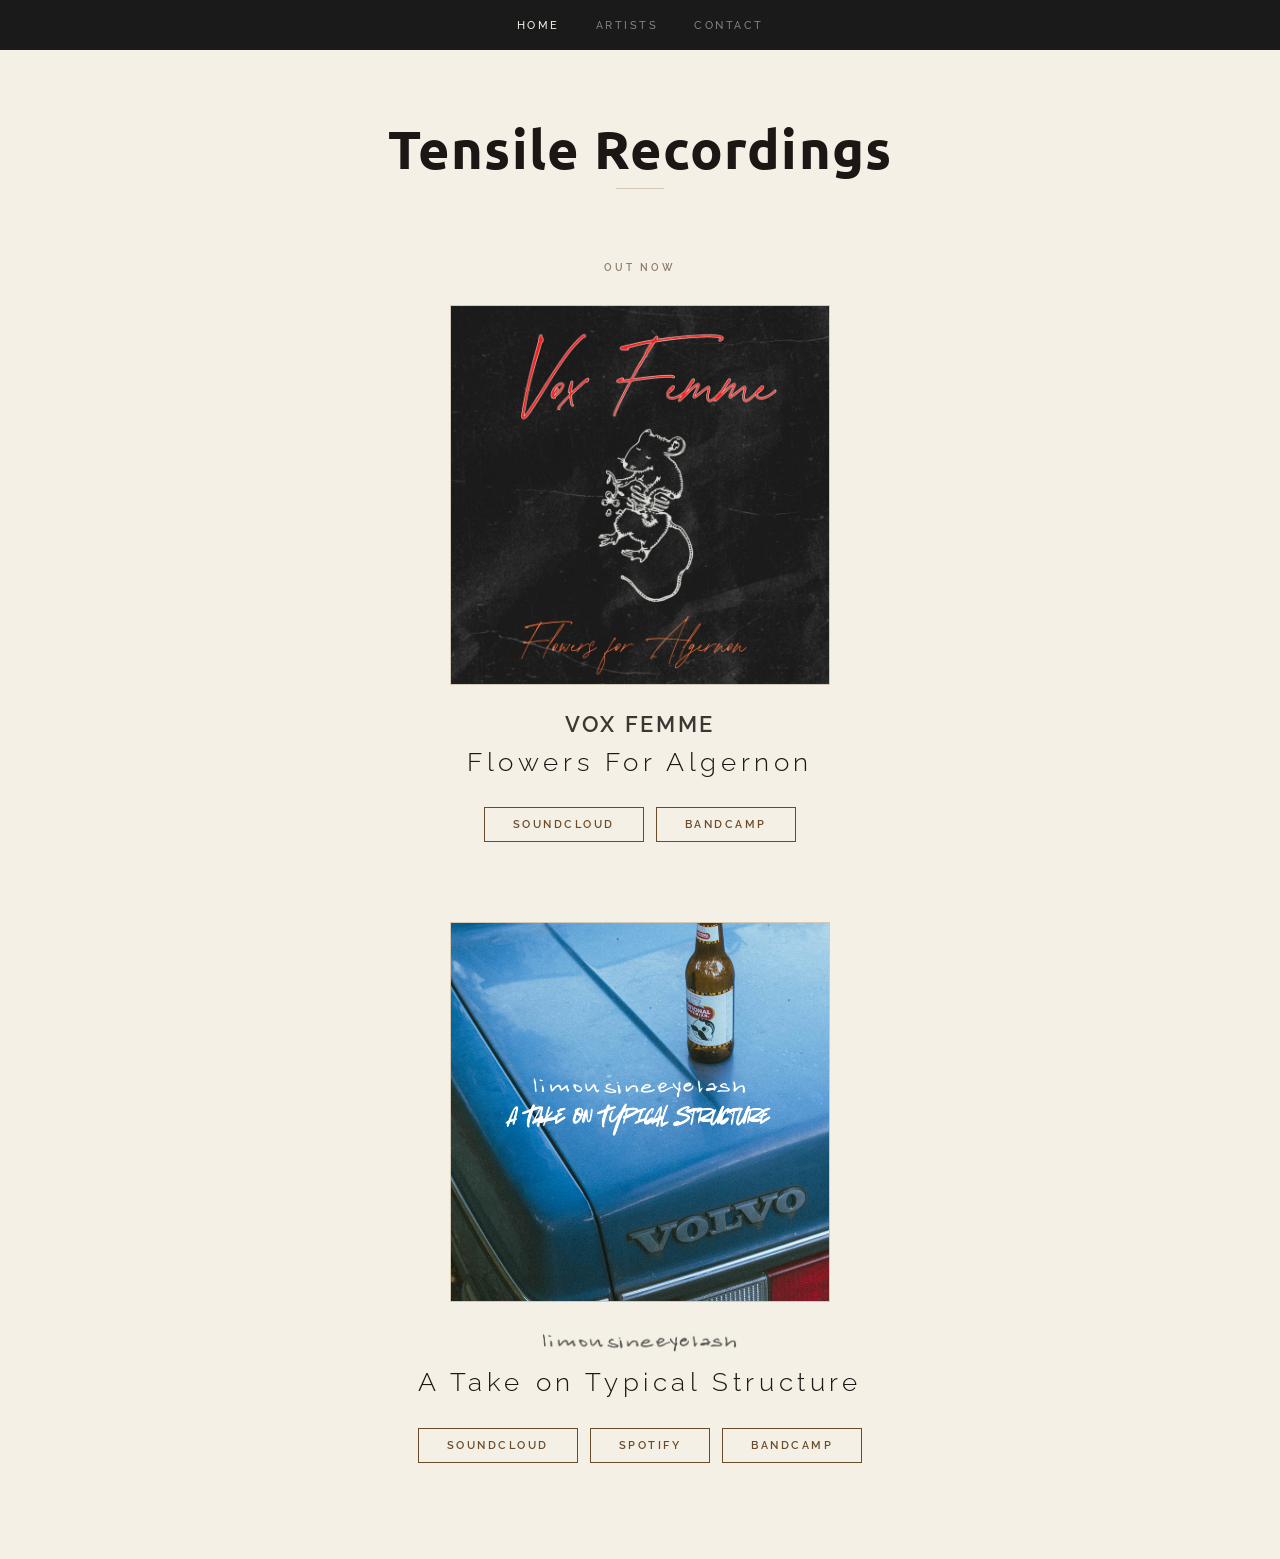
<file: index.html>
<!DOCTYPE html>
<html lang="en">
<head>
    <meta charset="UTF-8">
    <meta name="viewport" content="width=device-width, initial-scale=1.0">
    <link rel="stylesheet" href="style.css">
    <title>Tensile Recordings</title>
</head>
<body>
    <nav>
        <div class="nav-container">
            <a href="index.html" aria-current="page">Home</a>
            <a href="artists.html">Artists</a>
            <a href="contact.html">Contact</a>
        </div>
    </nav>

    <main>
        <h1 class="brand-title">Tensile Recordings</h1>
        <div class="divider"></div>

        <p class="release-label">Out Now</p>

        <div class="release-card">
            <img
                class="album-cover"
                src="dark_algernon.jpg"
                alt="Vox Femme — Flowers For Algernon album cover"
            >
            <div class="album-info">
                <p class="artist-name vox-femme-name">Vox Femme</p>
                <p class="album-title">Flowers For Algernon</p>
                <div class="listen-links">
                    <a
                        class="soundcloud-link"
                        href="https://soundcloud.com/tensilerecordings/flowers-for-algernon"
                        target="_blank"
                        rel="noopener noreferrer"
                    >
                        SoundCloud
                    </a>
                    <a
                        class="soundcloud-link"
                        href="https://voxfemme.bandcamp.com/track/flowers-for-algernon"
                        target="_blank"
                        rel="noopener noreferrer"
                    >
                        Bandcamp
                    </a>
                </div>
            </div>
        </div>

        <div class="release-card">
            <img
                class="album-cover"
                src="album-cover.png"
                alt="Limousineeyelash — A Take on Typical Structure album cover"
            >
            <div class="album-info">
                <img class="artist-logo" src="limousineeyelash_black.png" alt="Limousineeyelash">
                <p class="album-title">A Take on Typical Structure</p>
                <div class="listen-links">
                    <a
                        class="soundcloud-link"
                        href="https://soundcloud.com/tensilerecordings/sets/a-take-on-typical-structure"
                        target="_blank"
                        rel="noopener noreferrer"
                    >
                        SoundCloud
                    </a>
                    <a
                        class="soundcloud-link"
                        href="https://open.spotify.com/artist/120WcSraMe16CcpUjXSfCp"
                        target="_blank"
                        rel="noopener noreferrer"
                    >
                        Spotify
                    </a>
                    <a
                        class="soundcloud-link"
                        href="https://limousineeyelash1.bandcamp.com/"
                        target="_blank"
                        rel="noopener noreferrer"
                    >
                        Bandcamp
                    </a>
                </div>
            </div>
        </div>
    </main>
</body>
</html>
</file>
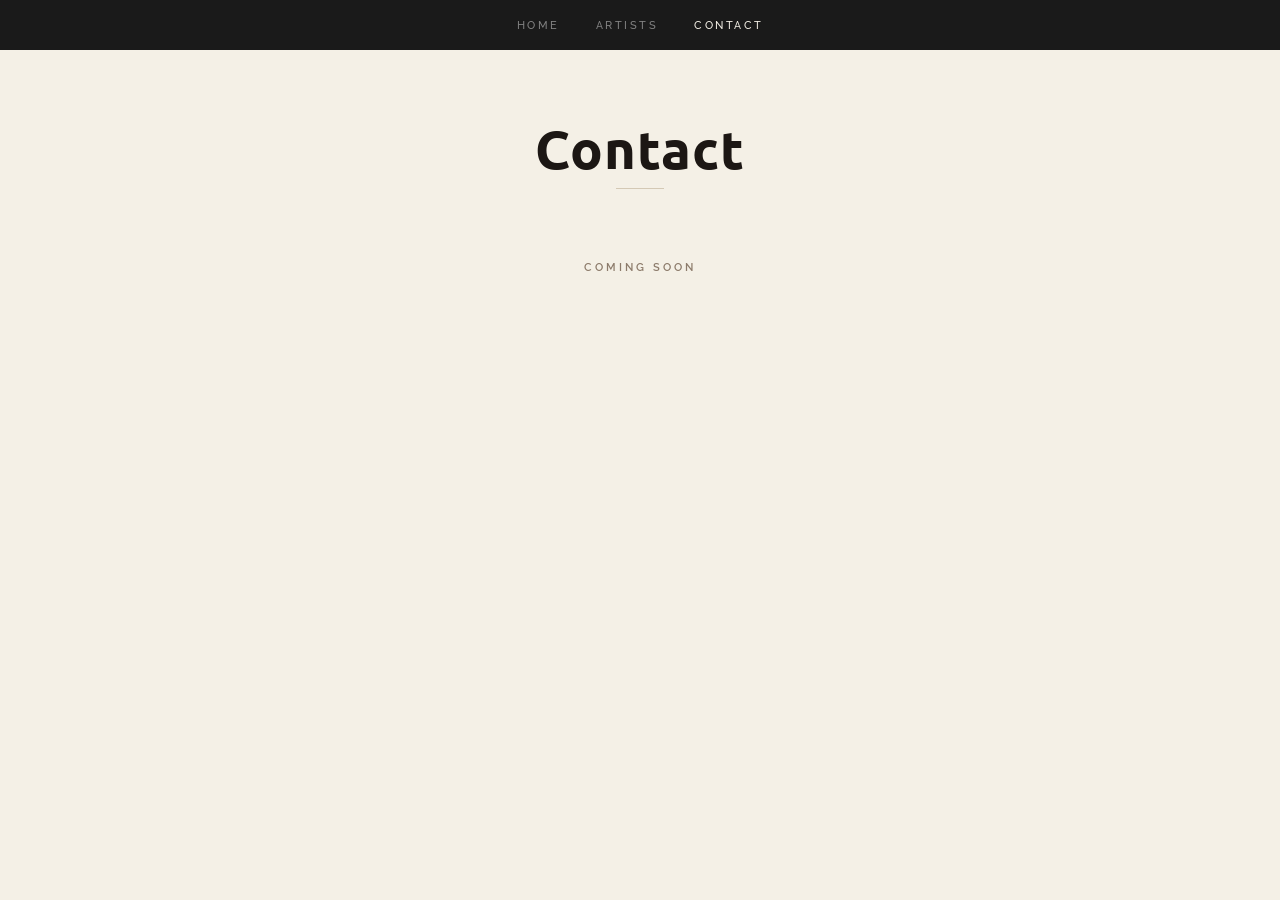
<file: contact.html>
<!DOCTYPE html>
<html lang="en">
<head>
    <meta charset="UTF-8">
    <meta name="viewport" content="width=device-width, initial-scale=1.0">
    <link rel="stylesheet" href="style.css">
    <title>Contact — Tensile Recordings</title>
</head>
<body>
    <nav>
        <div class="nav-container">
            <a href="index.html">Home</a>
            <a href="artists.html">Artists</a>
            <a href="contact.html" aria-current="page">Contact</a>
        </div>
    </nav>

    <main>
        <h1 class="brand-title">Contact</h1>
        <div class="divider"></div>
        <p class="coming-soon">Coming Soon</p>
    </main>
</body>
</html>
</file>
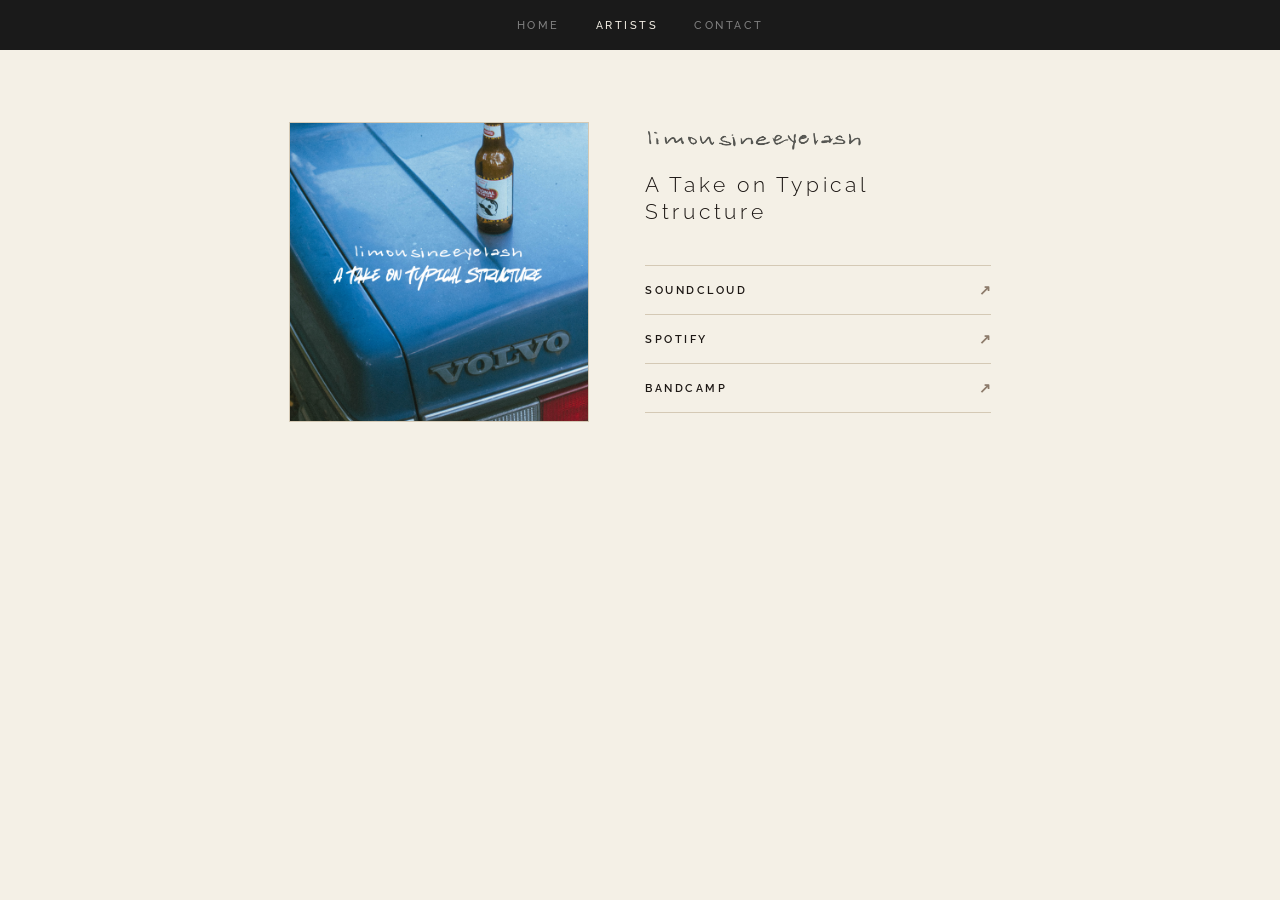
<file: limousineeyelash.html>
<!DOCTYPE html>
<html lang="en">
<head>
    <meta charset="UTF-8">
    <meta name="viewport" content="width=device-width, initial-scale=1.0">
    <link rel="stylesheet" href="style.css">
    <title>Limousineeyelash — Tensile Recordings</title>
</head>
<body>
    <nav>
        <div class="nav-container">
            <a href="index.html">Home</a>
            <a href="artists.html" aria-current="page">Artists</a>
            <a href="contact.html">Contact</a>
        </div>
    </nav>

    <main>
        <div class="artist-profile">
            <img
                class="profile-art"
                src="album-cover.png"
                alt="Limousineeyelash — A Take on Typical Structure album cover"
            >
            <div class="profile-info">
                <img class="profile-logo" src="limousineeyelash_black.png" alt="Limousineeyelash">
                <p class="profile-release-title">A Take on Typical Structure</p>

                <ul class="link-tree">
                    <li>
                        <a href="https://soundcloud.com/tensilerecordings/sets/a-take-on-typical-structure" target="_blank" rel="noopener noreferrer">
                            SoundCloud
                            <span class="link-arrow">↗</span>
                        </a>
                    </li>
                    <li>
                        <a href="https://open.spotify.com/artist/120WcSraMe16CcpUjXSfCp" target="_blank" rel="noopener noreferrer">
                            Spotify
                            <span class="link-arrow">↗</span>
                        </a>
                    </li>
                    <li>
                        <a href="https://limousineeyelash1.bandcamp.com/" target="_blank" rel="noopener noreferrer">
                            Bandcamp
                            <span class="link-arrow">↗</span>
                        </a>
                    </li>
                </ul>
            </div>
        </div>
    </main>
</body>
</html>
</file>
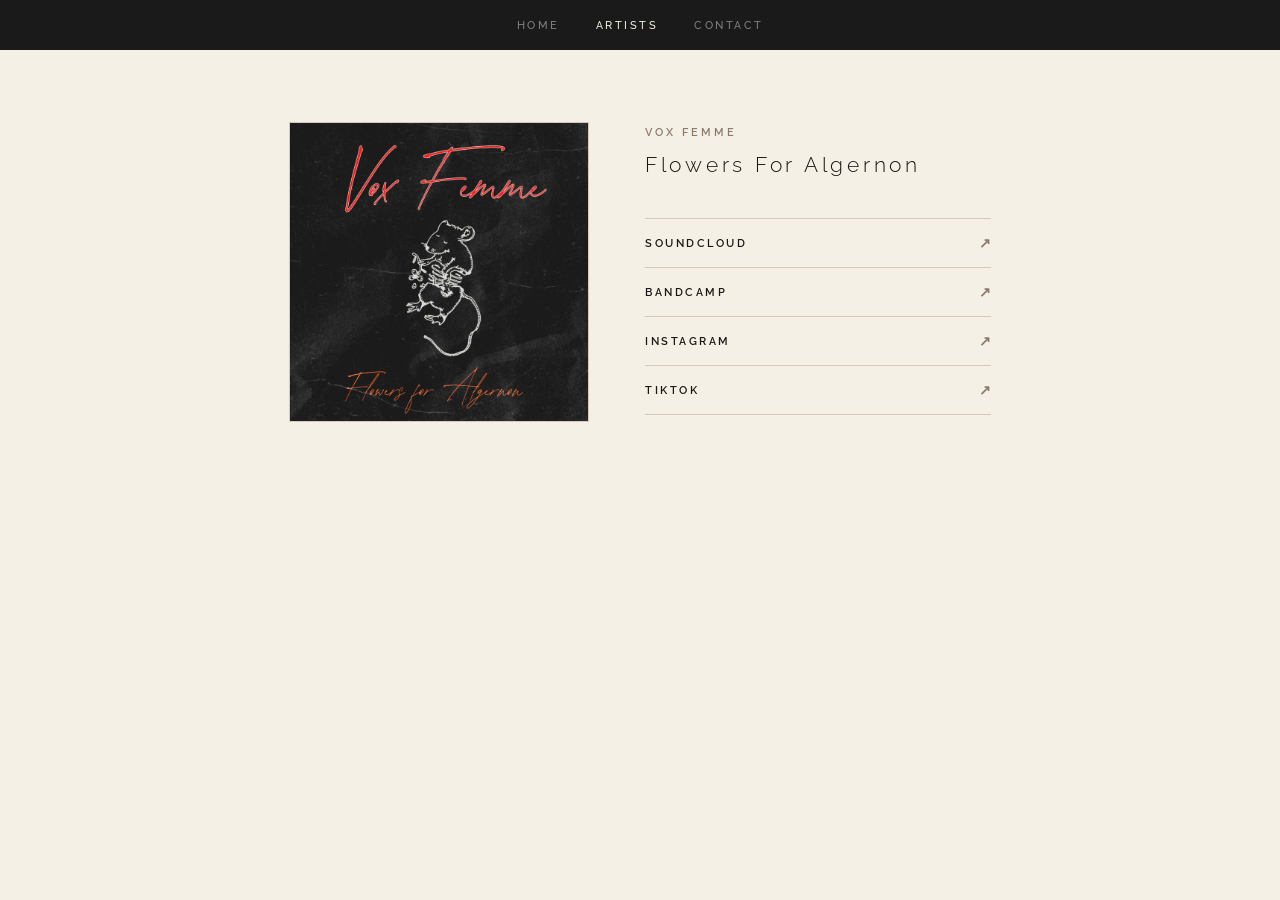
<file: voxfemme.html>
<!DOCTYPE html>
<html lang="en">
<head>
    <meta charset="UTF-8">
    <meta name="viewport" content="width=device-width, initial-scale=1.0">
    <link rel="stylesheet" href="style.css">
    <title>Vox Femme — Tensile Recordings</title>
</head>
<body>
    <nav>
        <div class="nav-container">
            <a href="index.html">Home</a>
            <a href="artists.html" aria-current="page">Artists</a>
            <a href="contact.html">Contact</a>
        </div>
    </nav>

    <main>
        <div class="artist-profile">
            <img
                class="profile-art"
                src="dark_algernon.jpg"
                alt="Vox Femme — Flowers For Algernon"
            >
            <div class="profile-info">
                <p class="profile-artist-name">Vox Femme</p>
                <p class="profile-release-title">Flowers For Algernon</p>

                <ul class="link-tree">
                    <li>
                        <a href="https://soundcloud.com/tensilerecordings/flowers-for-algernon" target="_blank" rel="noopener noreferrer">
                            SoundCloud
                            <span class="link-arrow">↗</span>
                        </a>
                    </li>
                    <li>
                        <a href="https://voxfemme.bandcamp.com/track/flowers-for-algernon" target="_blank" rel="noopener noreferrer">
                            Bandcamp
                            <span class="link-arrow">↗</span>
                        </a>
                    </li>
                    <li>
                        <a href="https://www.instagram.com/voxfemme.abq/" target="_blank" rel="noopener noreferrer">
                            Instagram
                            <span class="link-arrow">↗</span>
                        </a>
                    </li>
                    <li>
                        <a href="https://www.tiktok.com/@voxfemme.abq" target="_blank" rel="noopener noreferrer">
                            TikTok
                            <span class="link-arrow">↗</span>
                        </a>
                    </li>
                </ul>
            </div>
        </div>
    </main>
</body>
</html>
</file>
<file: style.css>
@import url('https://fonts.googleapis.com/css2?family=Ubuntu:wght@700&family=Raleway:wght@300;400;500;600&display=swap');

:root {
    --bg: #F4F0E6;
    --nav-bg: #EDE9DE;
    --fg: #1C1714;
    --accent: #6B4C2A;
    --border: #D4C9B5;
    --muted: #8C7B6B;
}

*,
*::before,
*::after {
    box-sizing: border-box;
}

body {
    background-color: var(--bg);
    color: var(--fg);
    font-family: 'Raleway', -apple-system, BlinkMacSystemFont, sans-serif;
    margin: 0;
    min-height: 100vh;
    display: flex;
    flex-direction: column;
    align-items: center;
}

/* ── Navigation ───────────────────────────────────── */

nav {
    width: 100%;
    background-color: #1A1A1A;
    border-bottom: none;
    position: sticky;
    top: 0;
    z-index: 100;
    display: flex;
    justify-content: center;
    padding: 18px 20px;
}

.nav-container {
    display: flex;
    gap: 36px;
    width: 100%;
    max-width: 750px;
    justify-content: center;
}

nav a {
    color: rgba(255, 255, 255, 0.45);
    text-decoration: none;
    font-size: 0.7rem;
    font-weight: 500;
    letter-spacing: 2.5px;
    text-transform: uppercase;
    transition: color 0.2s;
    font-family: 'Raleway', sans-serif;
}

nav a:hover,
nav a[aria-current="page"] {
    color: #F4F0E6;
}

/* ── Main Column ──────────────────────────────────── */

main {
    width: 100%;
    max-width: 750px;
    padding: 72px 24px 96px;
    text-align: center;
    flex: 1;
}

/* ── Brand Title ──────────────────────────────────── */

.brand-title {
    font-family: 'Ubuntu', sans-serif;
    font-size: clamp(2.4rem, 5.5vw, 3.4rem);
    font-weight: 700;
    color: var(--fg);
    letter-spacing: 0.02em;
    margin: 0 0 12px;
    line-height: 1;
}


/* ── Divider ──────────────────────────────────────── */

.divider {
    width: 48px;
    height: 1px;
    background: var(--border);
    margin: 0 auto 72px;
}

/* ── Release Section ──────────────────────────────── */

.release-label {
    font-family: 'Raleway', sans-serif;
    font-size: 0.65rem;
    font-weight: 600;
    letter-spacing: 3px;
    text-transform: uppercase;
    color: var(--muted);
    margin: 0 0 32px;
}

.release-card {
    display: flex;
    flex-direction: column;
    align-items: center;
    gap: 0;
    margin-bottom: 80px;
}

.release-card:last-child {
    margin-bottom: 0;
}

.artist-name {
    margin: 0 0 10px;
    line-height: 1;
}

.vox-femme-name {
    /* TODO: replace with Abramo font once available — not on Google Fonts */
    font-family: 'Raleway', sans-serif;
    font-size: 1.4rem;
    font-weight: 600;
    letter-spacing: 0.12em;
    text-transform: uppercase;
    color: var(--fg);
    opacity: 0.85;
}

.album-cover {
    width: 100%;
    max-width: 380px;
    aspect-ratio: 1 / 1;
    object-fit: cover;
    display: block;
    border: 1px solid var(--border);
    transition: opacity 0.3s;
}

.album-cover:hover {
    opacity: 0.92;
}

.album-info {
    margin-top: 28px;
    text-align: center;
}

.artist-logo {
    display: block;
    width: 200px;
    margin: 0 auto 10px;
    opacity: 0.82;
}

.album-title {
    font-family: 'Raleway', sans-serif;
    font-size: clamp(1.2rem, 3vw, 1.6rem);
    font-weight: 300;
    color: var(--fg);
    margin: 0 0 28px;
    line-height: 1.3;
    letter-spacing: 0.18em;
}

.listen-links {
    display: flex;
    gap: 12px;
    justify-content: center;
    flex-wrap: wrap;
}

.soundcloud-link {
    display: inline-block;
    font-family: 'Raleway', sans-serif;
    font-size: 0.68rem;
    font-weight: 600;
    letter-spacing: 2.5px;
    text-transform: uppercase;
    color: var(--accent);
    text-decoration: none;
    border: 1px solid var(--accent);
    padding: 10px 28px;
    transition: background 0.2s, color 0.2s;
}

.soundcloud-link:hover {
    background: var(--accent);
    color: var(--bg);
}

/* ── Artists List Page ────────────────────────────── */

.artist-list {
    list-style: none;
    padding: 0;
    margin: 0;
    text-align: left;
}

.artist-item {
    border-top: 1px solid var(--border);
}

.artist-item:last-child {
    border-bottom: 1px solid var(--border);
}

.artist-link {
    display: flex;
    justify-content: space-between;
    align-items: center;
    padding: 28px 0;
    text-decoration: none;
    color: var(--fg);
    transition: color 0.2s;
}

.artist-link:hover {
    color: var(--accent);
}

.artist-list-name {
    font-family: 'Raleway', sans-serif;
    font-size: clamp(1.2rem, 3vw, 1.6rem);
    font-weight: 300;
    letter-spacing: 0.18em;
}

.artist-arrow {
    font-size: 1rem;
    color: var(--muted);
    transition: color 0.2s;
}

.artist-link:hover .artist-arrow {
    color: var(--accent);
}

/* ── Artist Profile Page ──────────────────────────── */

.artist-profile {
    display: flex;
    gap: 56px;
    align-items: flex-start;
    text-align: left;
}

.profile-art {
    width: 300px;
    flex-shrink: 0;
    aspect-ratio: 1 / 1;
    object-fit: cover;
    border: 1px solid var(--border);
}

.profile-info {
    flex: 1;
    padding-top: 4px;
}

.profile-artist-name {
    font-family: 'Raleway', sans-serif;
    font-size: 0.68rem;
    font-weight: 600;
    letter-spacing: 3px;
    text-transform: uppercase;
    color: var(--muted);
    margin: 0 0 12px;
}

.profile-logo {
    display: block;
    width: 220px;
    margin: 0 0 16px;
    opacity: 0.82;
}

.profile-release-title {
    font-family: 'Raleway', sans-serif;
    font-size: clamp(1rem, 2.5vw, 1.3rem);
    font-weight: 300;
    color: var(--fg);
    margin: 0 0 40px;
    line-height: 1.3;
    letter-spacing: 0.18em;
}

.link-tree {
    list-style: none;
    padding: 0;
    margin: 0;
}

.link-tree li {
    border-top: 1px solid var(--border);
}

.link-tree li:last-child {
    border-bottom: 1px solid var(--border);
}

.link-tree a {
    display: flex;
    justify-content: space-between;
    align-items: center;
    padding: 16px 0;
    font-family: 'Raleway', sans-serif;
    font-size: 0.68rem;
    font-weight: 600;
    letter-spacing: 2.5px;
    text-transform: uppercase;
    color: var(--fg);
    text-decoration: none;
    transition: color 0.2s;
}

.link-tree a:hover {
    color: var(--accent);
}

.link-arrow {
    color: var(--muted);
    font-size: 0.85rem;
    letter-spacing: 0;
    transition: color 0.2s;
}

.link-tree a:hover .link-arrow {
    color: var(--accent);
}

/* ── Coming Soon ──────────────────────────────────── */

.coming-soon {
    font-family: 'Raleway', sans-serif;
    font-size: 0.68rem;
    font-weight: 600;
    letter-spacing: 3px;
    text-transform: uppercase;
    color: var(--muted);
    margin: 0;
}

/* ── Mobile ───────────────────────────────────────── */

@media (max-width: 600px) {
    nav {
        padding: 14px 16px;
    }

    .nav-container {
        gap: 20px;
        flex-wrap: wrap;
        justify-content: center;
    }

    nav a {
        font-size: 0.65rem;
        letter-spacing: 1.5px;
    }

    main {
        padding: 48px 18px 72px;
    }

    .brand-title {
        font-size: clamp(2rem, 9vw, 3rem);
    }

    .album-cover {
        max-width: 100%;
    }

    .album-title,
    .artist-list-name,
    .profile-release-title {
        letter-spacing: 0.08em;
    }

    .soundcloud-link {
        padding: 10px 16px;
        font-size: 0.62rem;
        letter-spacing: 1.5px;
    }

    .artist-profile {
        flex-direction: column;
        gap: 32px;
    }

    .profile-art {
        width: 100%;
    }

    .profile-logo {
        width: 160px;
    }
}
</file>
